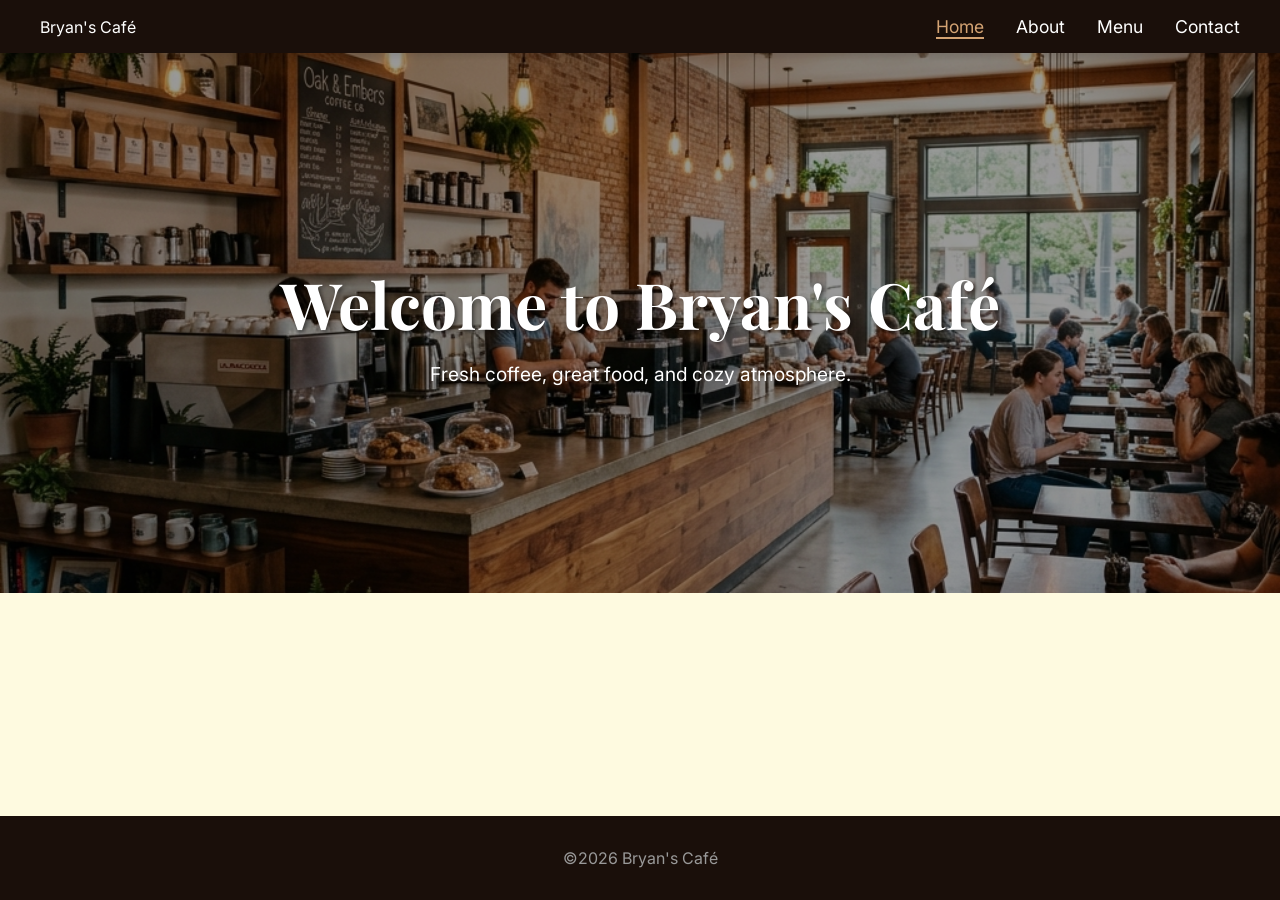
<file: index.html>
<!DOCTYPE html>
<html lang="en">
<head>
    <meta charset="UTF-8">
    <title>Bryan's Café</title>
    <link rel="stylesheet" href="css/style.css">
</head>
<body>

<header>
    <div class="nav-container">
        <div class="logo">Bryan's Café</div>
        <nav>
            <ul>
                <li><a href="index.html" class="active">Home</a></li>
                <li><a href="about.html">About</a></li>
                <li><a href="menu.html">Menu</a></li>
                <li><a href="contact.html">Contact</a></li>
            </ul>
        </nav>
    </div>
</header>

<main>
    <section class="hero">
        <div class="hero-content">
            <h1>Welcome to Bryan's Café</h1>
            <p>Fresh coffee, great food, and cozy atmosphere.</p>
        </div>
    </section>
</main>

<footer>
    <p>&copy;<span id="current-year"></span> Bryan's Café</p>
</footer>

<script src="js/main.js"></script>
</body>
</html>
</file>
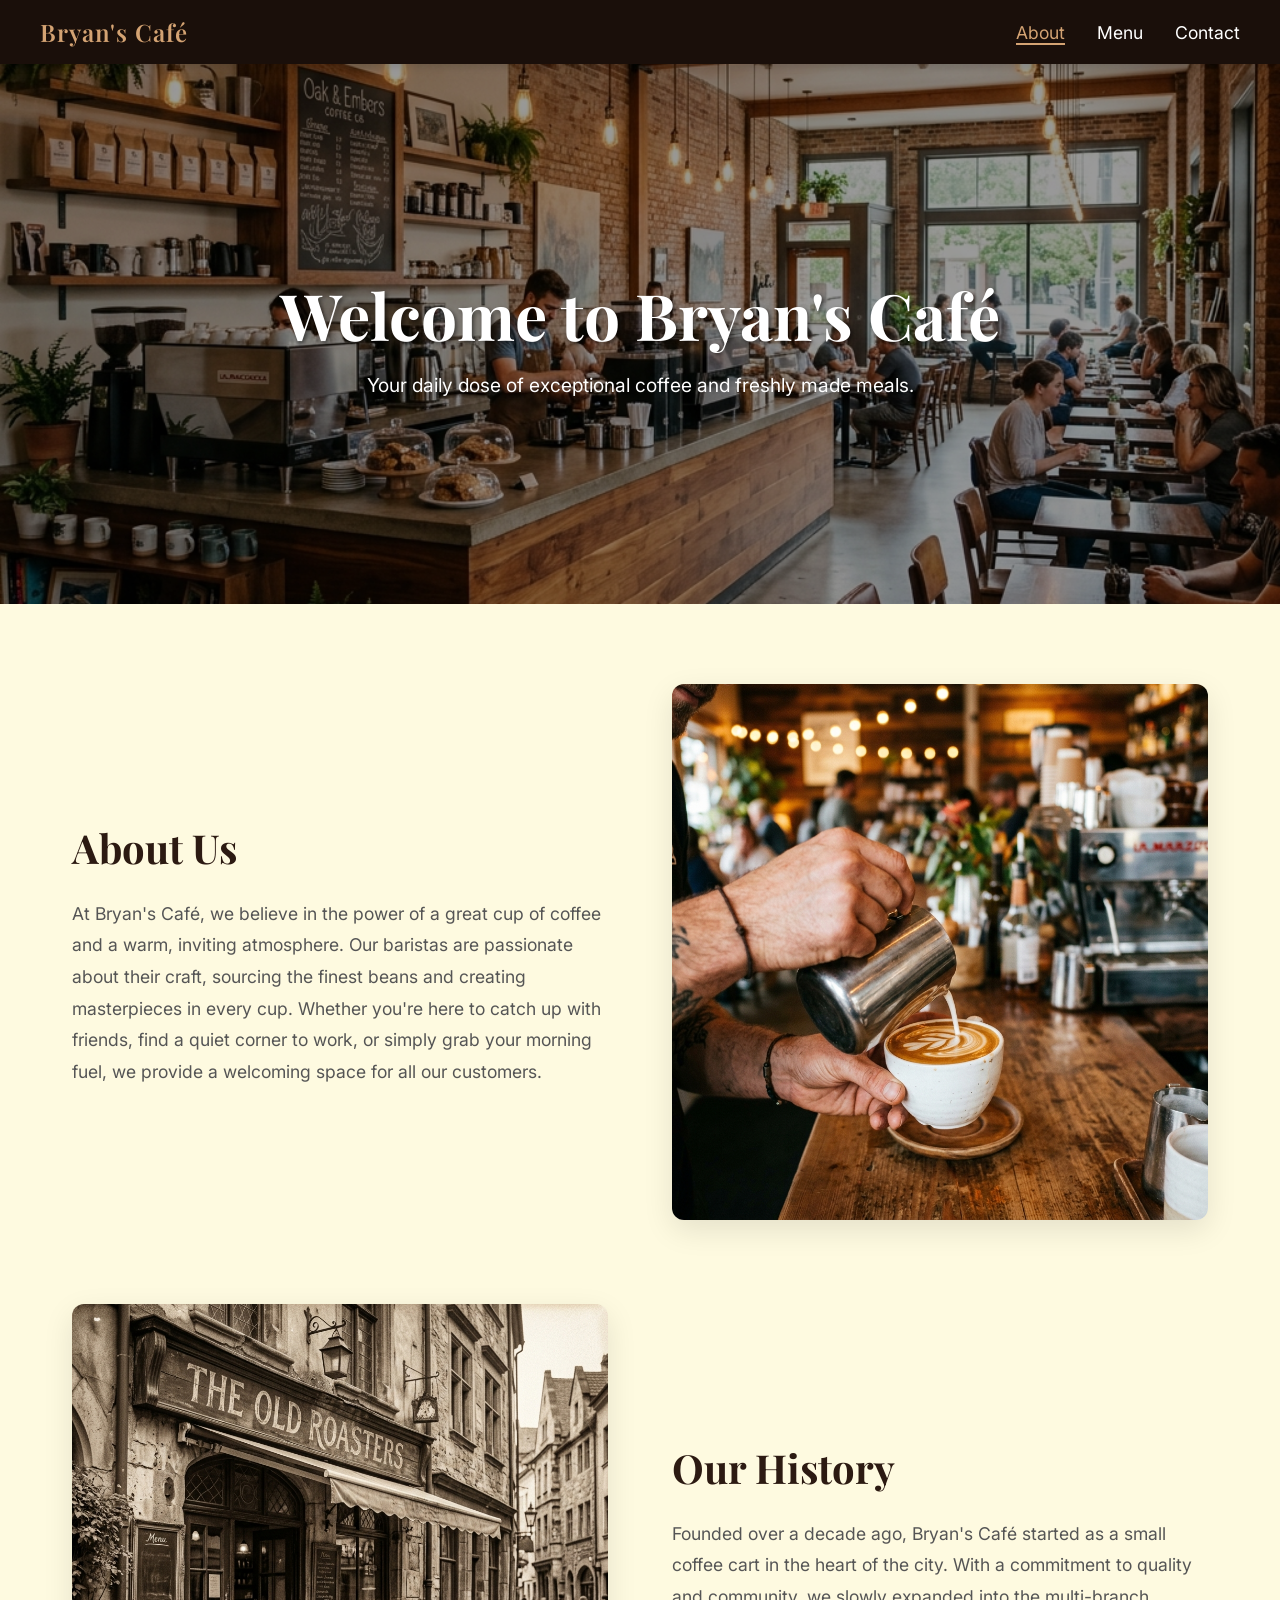
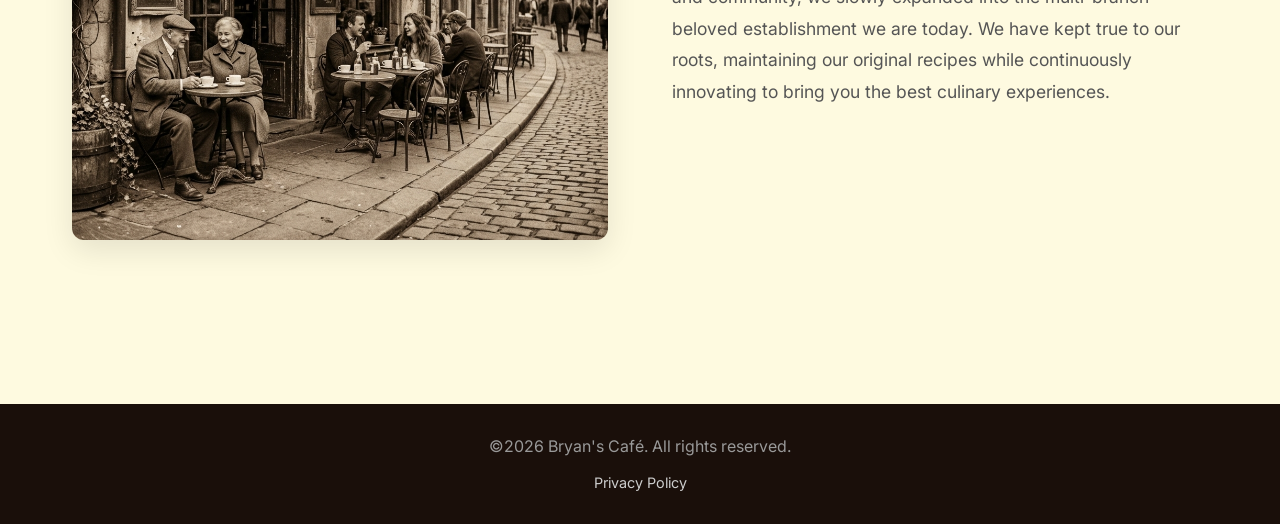
<file: about.html>
<!DOCTYPE html>
<html lang="en">
<head>
    <meta charset="UTF-8">
    <meta name="viewport" content="width=device-width, initial-scale=1.0">
    <title>About - Bryan's Café</title>
    <link rel="stylesheet" href="css/style.css">
</head>
<body>
    <header>
        <div class="nav-container">
            <div class="logo"><a href="about.html">Bryan's Café</a></div>
            <nav>
                <ul>
                    <li><a href="about.html" class="active">About</a></li>
                    <li><a href="menu.html">Menu</a></li>
                    <li><a href="contact.html">Contact</a></li>
                </ul>
            </nav>
        </div>
    </header>

    <main>
        <section class="hero">
            <div class="hero-content">
                <h1>Welcome to Bryan's Café</h1>
                <p>Your daily dose of exceptional coffee and freshly made meals.</p>
            </div>
        </section>

        <section class="section-padding container">
            <div class="about-grid">
                <div class="about-text">
                    <h2>About Us</h2>
                    <p>At Bryan's Café, we believe in the power of a great cup of coffee and a warm, inviting atmosphere. Our baristas are passionate about their craft, sourcing the finest beans and creating masterpieces in every cup. Whether you're here to catch up with friends, find a quiet corner to work, or simply grab your morning fuel, we provide a welcoming space for all our customers.</p>
                </div>
                <div class="about-image">
                    <img src="images/about.png" alt="Barista pouring latte art">
                </div>
            </div>

            <div class="about-grid reverse">
                <div class="about-text">
                    <h2>Our History</h2>
                    <p>Founded over a decade ago, Bryan's Café started as a small coffee cart in the heart of the city. With a commitment to quality and community, we slowly expanded into the multi-branch beloved establishment we are today. We have kept true to our roots, maintaining our original recipes while continuously innovating to bring you the best culinary experiences.</p>
                </div>
                <div class="about-image">
                    <img src="images/history.png" alt="Vintage outside view of the original cafe">
                </div>
            </div>
        </section>
    </main>

    <footer>
        <p>&copy;<span id="current-year"></span> Bryan's Café. All rights reserved.</p>
        <div class="footer-nav">
            <a href="privacy-policy.html" target="_blank">Privacy Policy</a>
        </div>
    </footer>

    <script src="js/main.js"></script>
</body>
</html>
</file>
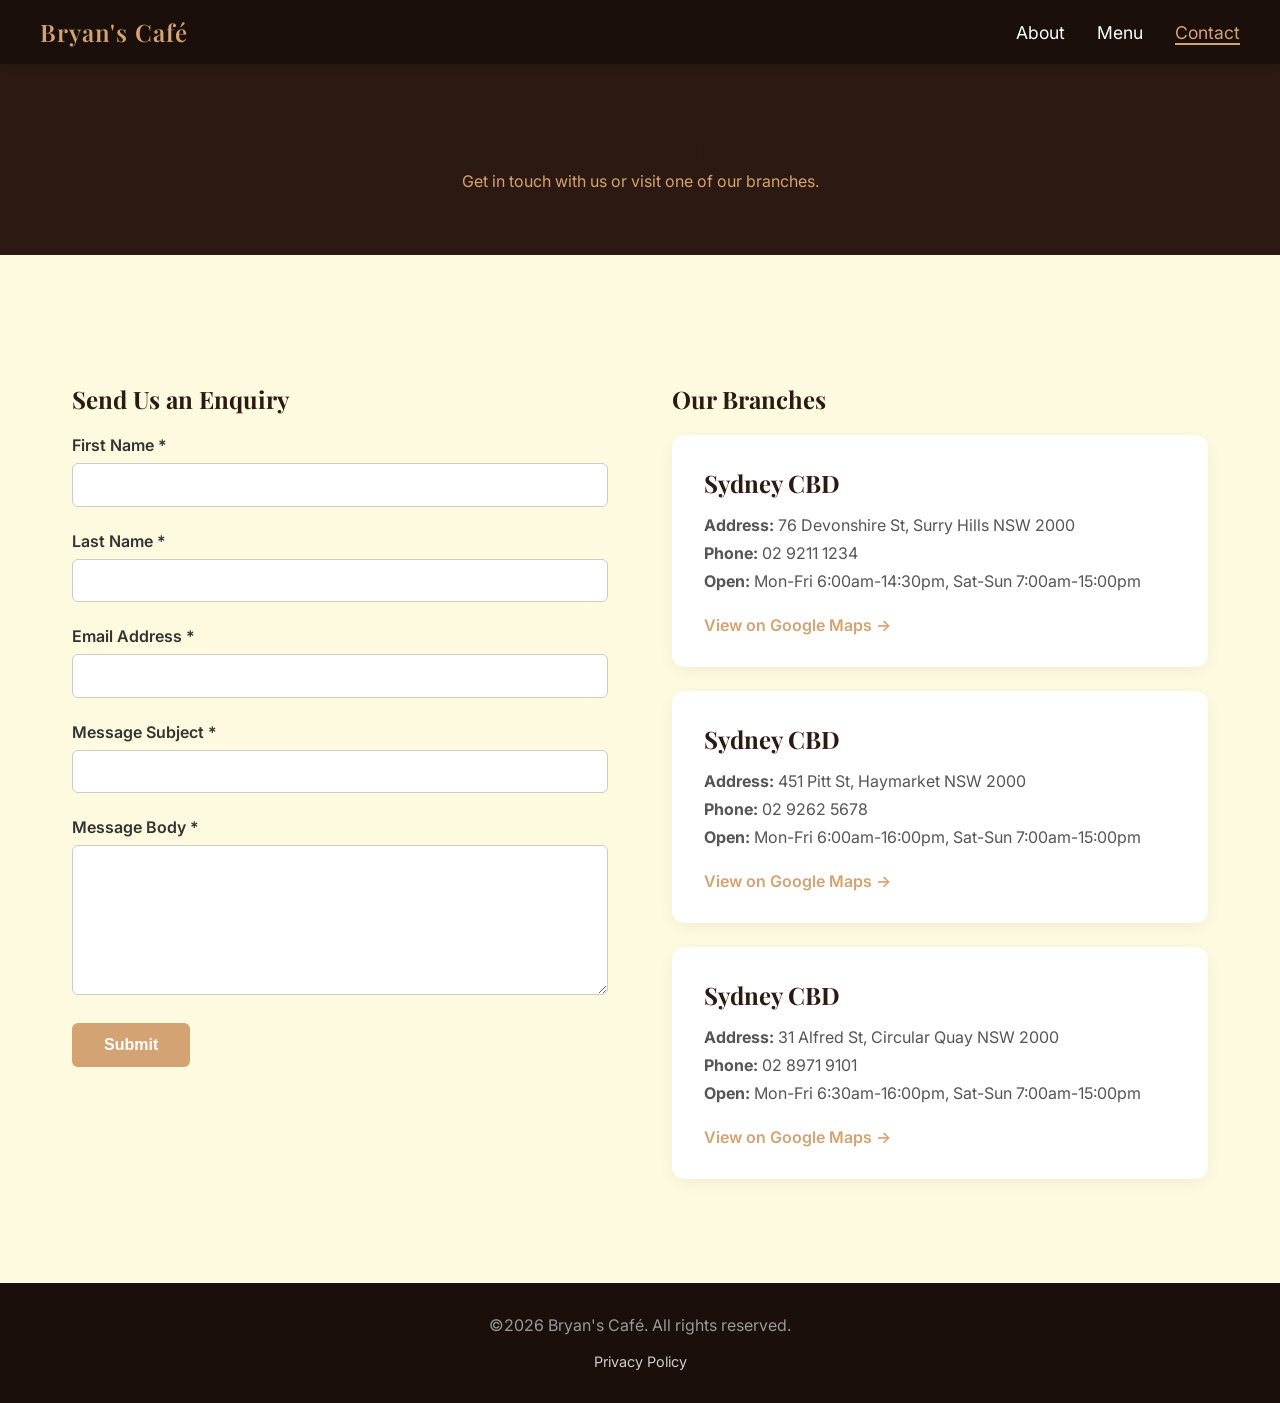
<file: contact.html>
<!DOCTYPE html>
<html lang="en">
<head>
    <meta charset="UTF-8">
    <meta name="viewport" content="width=device-width, initial-scale=1.0">
    <title>Contact - Bryan's Café</title>
    <link rel="stylesheet" href="css/style.css">
</head>
<body>
    <header>
        <div class="nav-container">
            <div class="logo"><a href="about.html">Bryan's Café</a></div>
            <nav>
                <ul>
                    <li><a href="about.html">About</a></li>
                    <li><a href="menu.html">Menu</a></li>
                    <li><a href="contact.html" class="active">Contact</a></li>
                </ul>
            </nav>
        </div>
    </header>

    <main>
        <div class="contact-header">
            <h1>Contact Us</h1>
            <p>Get in touch with us or visit one of our branches.</p>
        </div>
        <section class="section-padding container">
            <div class="contact-grid">
                <div>
                    <h2>Send Us an Enquiry</h2>
                    <br>
                    <form id="enquiry-form">
                        <div class="form-group">
                            <label for="fname">First Name *</label>
                            <input type="text" id="fname" name="fname" required>
                        </div>
                        <div class="form-group">
                            <label for="lname">Last Name *</label>
                            <input type="text" id="lname" name="lname" required>
                        </div>
                        <div class="form-group">
                            <label for="email">Email Address *</label>
                            <input type="email" id="email" name="email" required>
                        </div>
                        <div class="form-group">
                            <label for="subject">Message Subject *</label>
                            <input type="text" id="subject" name="subject" required>
                        </div>
                        <div class="form-group">
                            <label for="message">Message Body *</label>
                            <textarea id="message" name="message" required></textarea>
                        </div>
                        <button type="submit" class="btn">Submit</button>
                    </form>
                </div>
                <div>
                    <h2>Our Branches</h2>
                    <br>
                    <div id="branches-container">
                        <!-- Branches will be loaded dynamically here via XML -->
                    </div>
                </div>
            </div>
        </section>
    </main>

    <footer>
        <p>&copy;<span id="current-year"></span> Bryan's Café. All rights reserved.</p>
        <div class="footer-nav">
            <a href="privacy-policy.html" target="_blank">Privacy Policy</a>
        </div>
    </footer>

    <script src="js/main.js"></script>
</body>
</html>
</file>
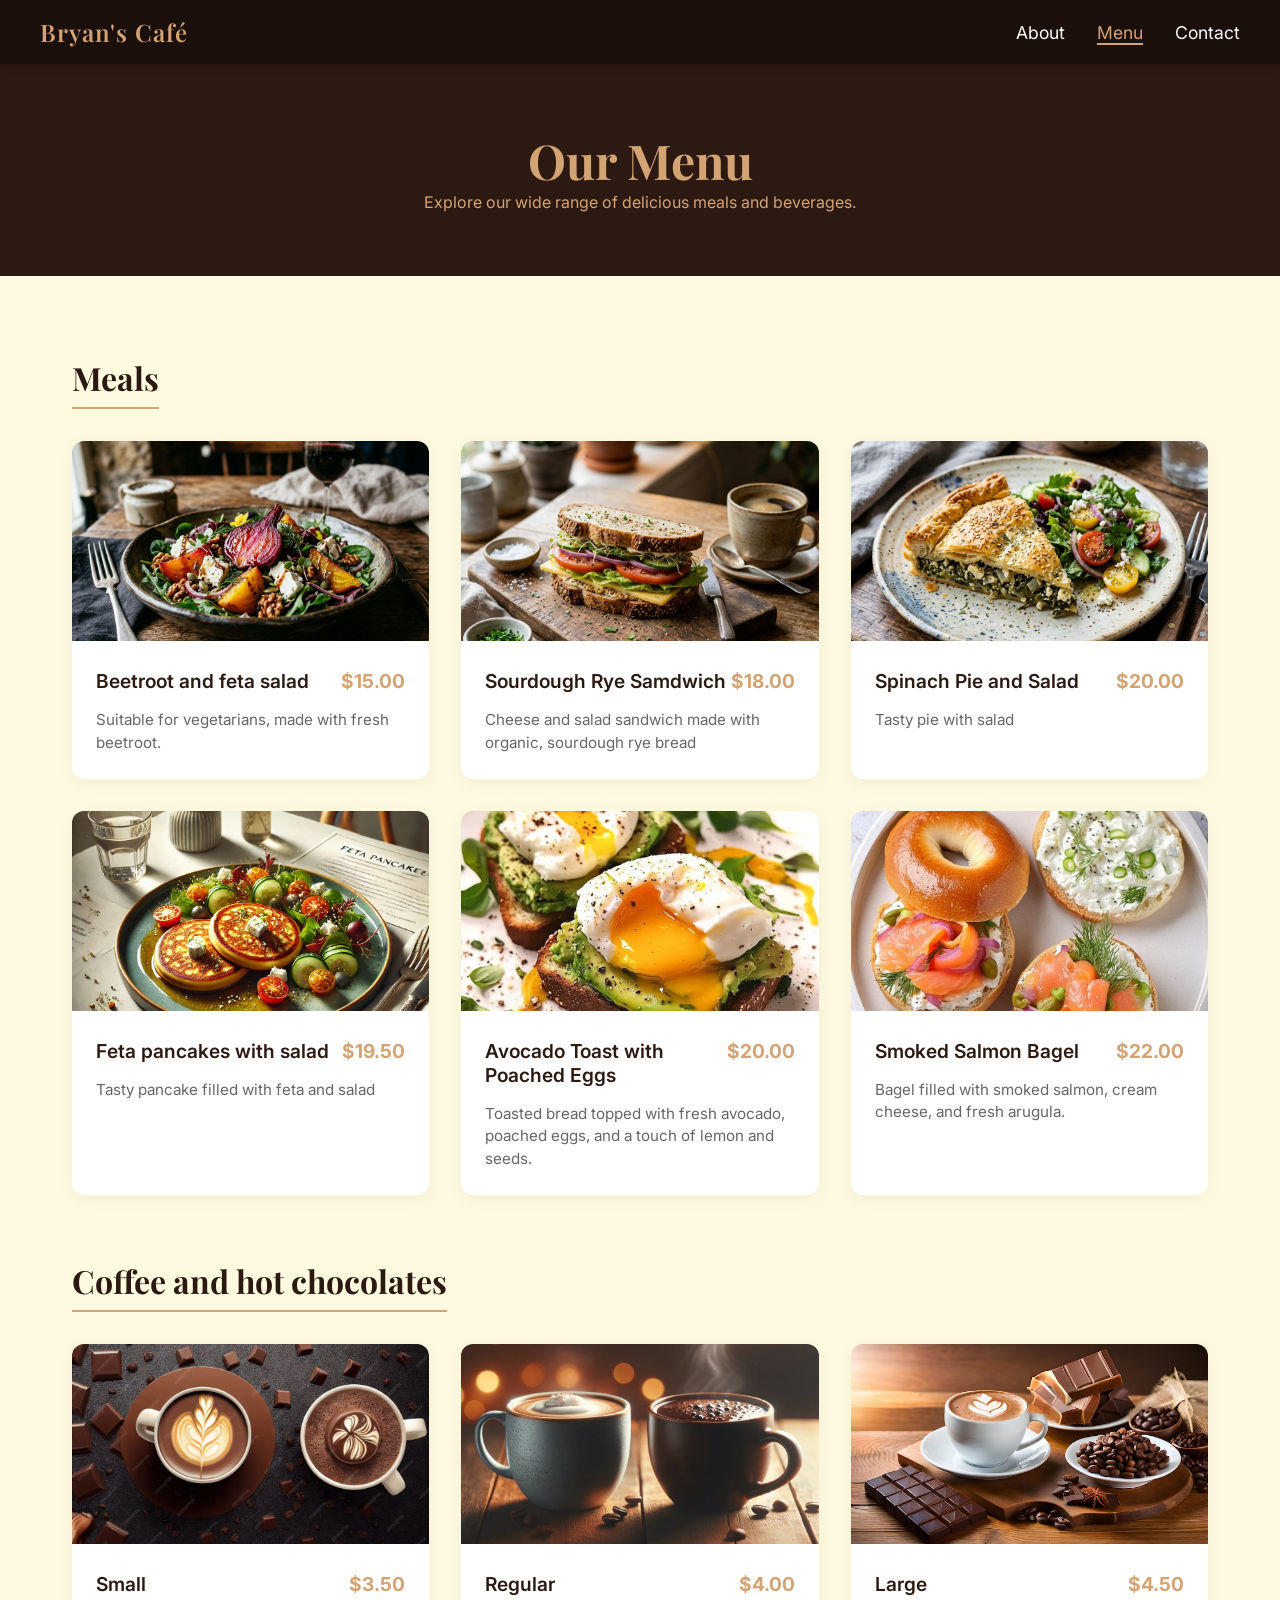
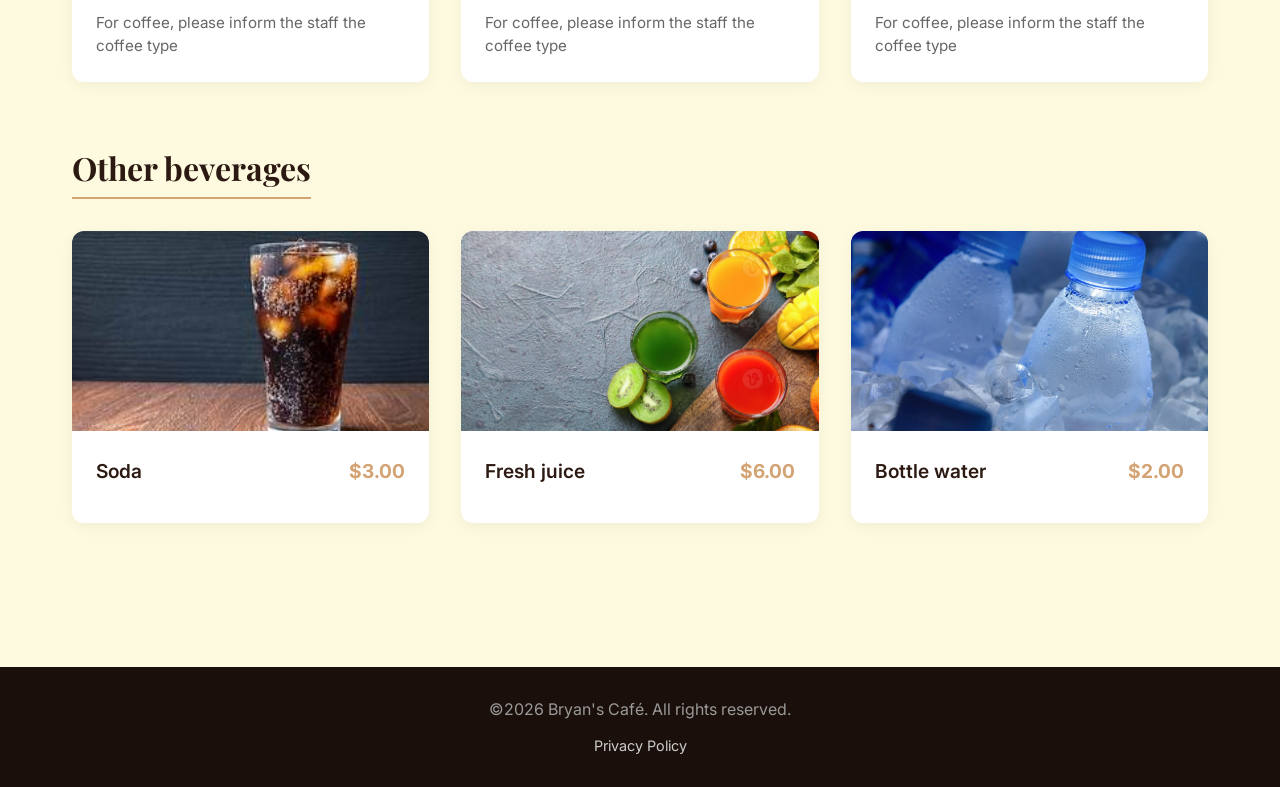
<file: menu.html>
<!DOCTYPE html>
<html lang="en">
<head>
    <meta charset="UTF-8">
    <meta name="viewport" content="width=device-width, initial-scale=1.0">
    <title>Menu - Bryan's Café</title>
    <link rel="stylesheet" href="css/style.css">
</head>
<body>
    <header>
        <div class="nav-container">
            <div class="logo"><a href="about.html">Bryan's Café</a></div>
            <nav>
                <ul>
                    <li><a href="about.html">About</a></li>
                    <li><a href="menu.html" class="active">Menu</a></li>
                    <li><a href="contact.html">Contact</a></li>
                </ul>
            </nav>
        </div>
    </header>

    <main>
        <div class="menu-header">
            <h1>Our Menu</h1>
            <p>Explore our wide range of delicious meals and beverages.</p>
        </div>
        <section class="section-padding container">
            <div id="menu-container">
                <!-- Menu categories and items will be loaded dynamically here via XML -->
            </div>
        </section>
    </main>

    <footer>
        <p>&copy;<span id="current-year"></span> Bryan's Café. All rights reserved.</p>
        <div class="footer-nav">
            <a href="privacy-policy.html" target="_blank">Privacy Policy</a>
        </div>
    </footer>

    <script src="js/main.js"></script>
</body>
</html>
</file>
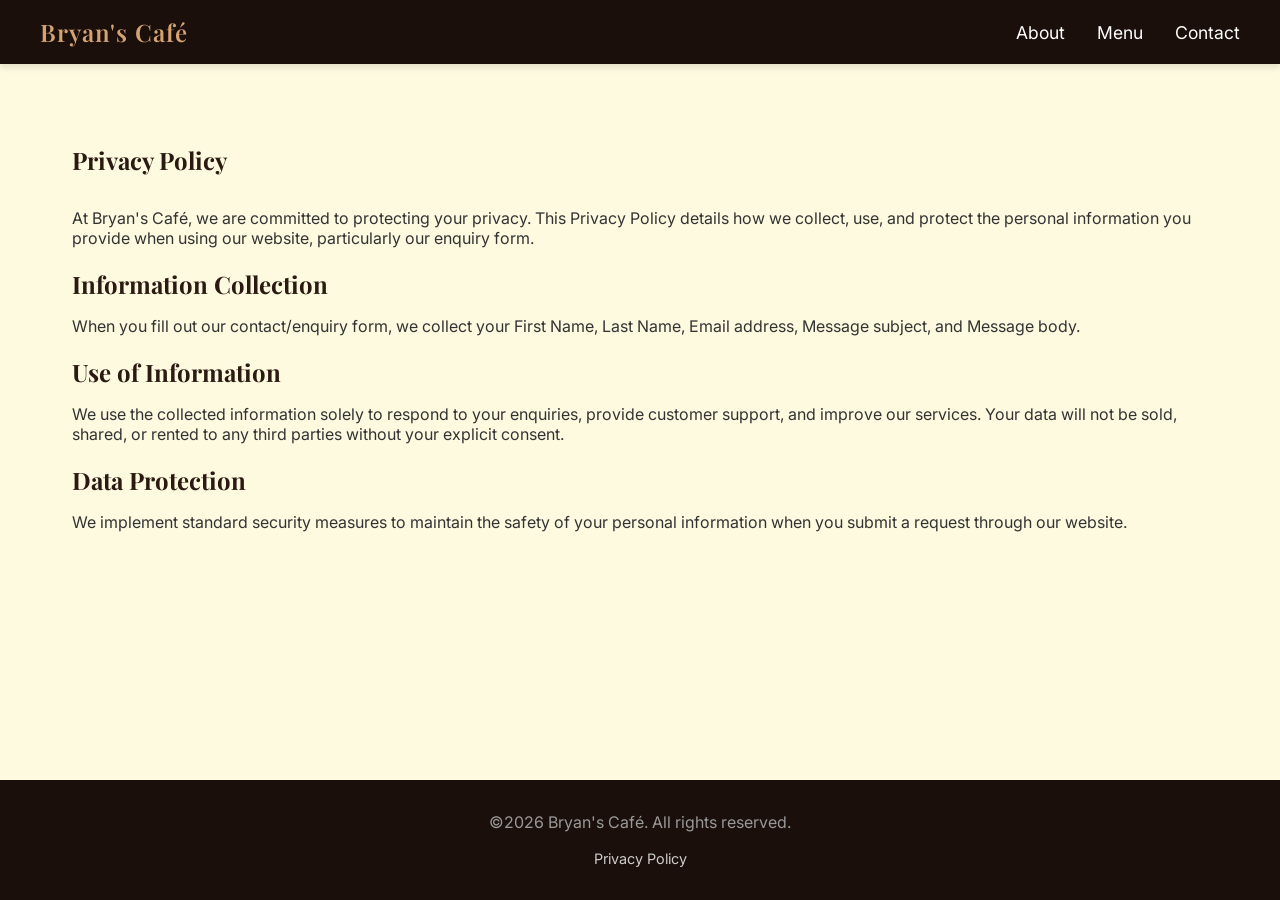
<file: privacy-policy.html>
<!DOCTYPE html>
<html lang="en">
<head>
    <meta charset="UTF-8">
    <meta name="viewport" content="width=device-width, initial-scale=1.0">
    <title>Privacy Policy - Bryan's Café</title>
    <link rel="stylesheet" href="css/style.css">
</head>
<body>
    <header>
        <div class="nav-container">
            <div class="logo"><a href="about.html">Bryan's Café</a></div>
            <nav>
                <ul>
                    <li><a href="about.html">About</a></li>
                    <li><a href="menu.html">Menu</a></li>
                    <li><a href="contact.html">Contact</a></li>
                </ul>
            </nav>
        </div>
    </header>

    <main>
        <section class="section-padding container">
            <h1 style="margin-bottom: 2rem;">Privacy Policy</h1>
            <p>At Bryan's Café, we are committed to protecting your privacy. This Privacy Policy details how we collect, use, and protect the personal information you provide when using our website, particularly our enquiry form.</p>
            <br>
            <h2 style="margin-bottom: 1rem;">Information Collection</h2>
            <p>When you fill out our contact/enquiry form, we collect your First Name, Last Name, Email address, Message subject, and Message body.</p>
            <br>
            <h2 style="margin-bottom: 1rem;">Use of Information</h2>
            <p>We use the collected information solely to respond to your enquiries, provide customer support, and improve our services. Your data will not be sold, shared, or rented to any third parties without your explicit consent.</p>
            <br>
            <h2 style="margin-bottom: 1rem;">Data Protection</h2>
            <p>We implement standard security measures to maintain the safety of your personal information when you submit a request through our website.</p>
        </section>
    </main>

    <footer>
        <p>&copy;<span id="current-year"></span> Bryan's Café. All rights reserved.</p>
        <div class="footer-nav">
            <a href="privacy-policy.html" target="_blank">Privacy Policy</a>
        </div>
    </footer>

    <script src="js/main.js"></script>
</body>
</html>
</file>
<file: css/style.css>
@import url('https://fonts.googleapis.com/css2?family=Inter:wght@300;400;600;800&family=Playfair+Display:ital,wght@0,600;1,600&display=swap');

:root {
    --primary-color: #2c1a12;
    --secondary-color: #d4a373;
    --bg-color: #fefae0;
    --text-color: #333333;
    --card-bg: #ffffff;
    --nav-bg: #1a0f0a;
}

* {
    box-sizing: border-box;
    margin: 0;
    padding: 0;
}

body {
    font-family: 'Inter', sans-serif;
    background-color: var(--bg-color);
    color: var(--text-color);
    display: flex;
    flex-direction: column;
    min-height: 100vh;
}

h1, h2, h3, h4 {
    font-family: 'Playfair Display', serif;
    color: var(--primary-color);
}

/* Header & Navigation */
header {
    background-color: var(--nav-bg);
    color: #fff;
    padding: 1rem 2rem;
    position: sticky;
    top: 0;
    z-index: 100;
    box-shadow: 0 4px 6px rgba(0,0,0,0.1);
}

.nav-container {
    max-width: 1200px;
    margin: 0 auto;
    display: flex;
    justify-content: space-between;
    align-items: center;
}

.logo a {
    font-size: 1.5rem;
    font-family: 'Playfair Display', serif;
    font-weight: 600;
    color: var(--secondary-color);
    text-decoration: none;
    letter-spacing: 1px;
}

nav ul {
    list-style: none;
    display: flex;
    gap: 2rem;
}

nav a {
    color: #fff;
    text-decoration: none;
    font-weight: 400;
    font-size: 1.1rem;
    transition: color 0.3s ease;
}

nav a:hover {
    color: var(--secondary-color);
}

nav a.active {
    color: var(--secondary-color);
    border-bottom: 2px solid var(--secondary-color);
}

/* Main Content */
main {
    flex: 1;
}

/* Hero Banner */
.hero {
    height: 60vh;
    background-image: url('../images/banner.png');
    background-size: cover;
    background-position: center;
    display: flex;
    align-items: center;
    justify-content: center;
    text-align: center;
    position: relative;
}

.hero::after {
    content: '';
    position: absolute;
    top: 0; left: 0; right: 0; bottom: 0;
    background: rgba(0,0,0,0.4);
}

.hero-content {
    position: relative;
    z-index: 1;
    color: #fff;
}

.hero-content h1 {
    font-size: 4rem;
    color: #fff;
    margin-bottom: 1rem;
    text-shadow: 2px 2px 4px rgba(0,0,0,0.5);
}

.hero-content p {
    font-size: 1.2rem;
    max-width: 600px;
    margin: 0 auto;
}

/* Sections */
.section-padding {
    padding: 5rem 2rem;
}

.container {
    max-width: 1200px;
    margin: 0 auto;
}

.about-grid {
    display: grid;
    grid-template-columns: 1fr 1fr;
    gap: 4rem;
    align-items: center;
    margin-bottom: 5rem;
}

.about-grid.reverse {
    direction: rtl;
}

.about-grid.reverse > * {
    direction: ltr;
}

.about-text h2 {
    font-size: 2.5rem;
    margin-bottom: 1.5rem;
}

.about-text p {
    line-height: 1.8;
    color: #555;
    font-size: 1.1rem;
}

.about-image img {
    width: 100%;
    border-radius: 12px;
    box-shadow: 0 10px 30px rgba(0,0,0,0.1);
}

/* Menu Page */
.menu-header {
    text-align: center;
    padding: 4rem 2rem;
    background-color: var(--primary-color);
    color: var(--secondary-color);
}

.menu-header h1 {
    color: var(--secondary-color);
    font-size: 3rem;
}

.menu-category {
    margin-bottom: 4rem;
}

.menu-category h2 {
    font-size: 2rem;
    margin-bottom: 2rem;
    border-bottom: 2px solid var(--secondary-color);
    padding-bottom: 0.5rem;
    display: inline-block;
}

.menu-grid {
    display: grid;
    grid-template-columns: repeat(auto-fill, minmax(280px, 1fr));
    gap: 2rem;
}

.menu-item {
    background: var(--card-bg);
    border-radius: 12px;
    overflow: hidden;
    box-shadow: 0 4px 15px rgba(0,0,0,0.05);
    transition: transform 0.3s ease;
}

.menu-item:hover {
    transform: translateY(-5px);
}

.menu-item img {
    width: 100%;
    height: 200px;
    object-fit: cover;
}

.menu-item-content {
    padding: 1.5rem;
}

.menu-item-header {
    display: flex;
    justify-content: space-between;
    align-items: baseline;
    margin-bottom: 1rem;
}

.menu-item-header h3 {
    font-size: 1.2rem;
    font-family: 'Inter', sans-serif;
    font-weight: 600;
    color: var(--primary-color);
}

.price {
    font-weight: bold;
    color: var(--secondary-color);
    font-size: 1.2rem;
}

.menu-item-desc {
    color: #666;
    font-size: 0.95rem;
    line-height: 1.5;
}

/* Contact Page */
.contact-header {
    text-align: center;
    padding: 4rem 2rem;
    background-color: var(--primary-color);
    color: var(--secondary-color);
    margin-bottom: 3rem;
}

.contact-grid {
    display: grid;
    grid-template-columns: 1fr 1fr;
    gap: 4rem;
}

.form-group {
    margin-bottom: 1.5rem;
}

.form-group label {
    display: block;
    margin-bottom: 0.5rem;
    font-weight: 600;
}

.form-group input, .form-group textarea {
    width: 100%;
    padding: 0.8rem;
    border: 1px solid #ccc;
    border-radius: 6px;
    font-family: 'Inter', sans-serif;
}

.form-group textarea {
    height: 150px;
    resize: vertical;
}

.btn {
    background-color: var(--secondary-color);
    color: #fff;
    padding: 0.8rem 2rem;
    border: none;
    border-radius: 6px;
    font-size: 1rem;
    font-weight: 600;
    cursor: pointer;
    transition: background-color 0.3s;
}

.btn:hover {
    background-color: #b88655;
}

.branch-card {
    background: var(--card-bg);
    padding: 2rem;
    border-radius: 12px;
    box-shadow: 0 4px 15px rgba(0,0,0,0.05);
    margin-bottom: 1.5rem;
}

.branch-card h3 {
    font-size: 1.5rem;
    margin-bottom: 1rem;
}

.branch-card p {
    margin-bottom: 0.5rem;
    color: #555;
}

.branch-card a {
    display: inline-block;
    margin-top: 1rem;
    color: var(--secondary-color);
    text-decoration: none;
    font-weight: 600;
}

/* Footer */
footer {
    background-color: var(--nav-bg);
    color: #999;
    padding: 2rem;
    text-align: center;
}

.footer-nav {
    margin-top: 1rem;
}

.footer-nav a {
    color: #ccc;
    text-decoration: none;
    font-size: 0.9rem;
}

.footer-nav a:hover {
    color: var(--secondary-color);
}

/* Responsive */
@media (max-width: 768px) {
    .nav-container {
        flex-direction: column;
        gap: 1rem;
    }
    
    .about-grid, .contact-grid {
        grid-template-columns: 1fr;
    }
    
    .hero-content h1 {
        font-size: 2.5rem;
    }
}
</file>
